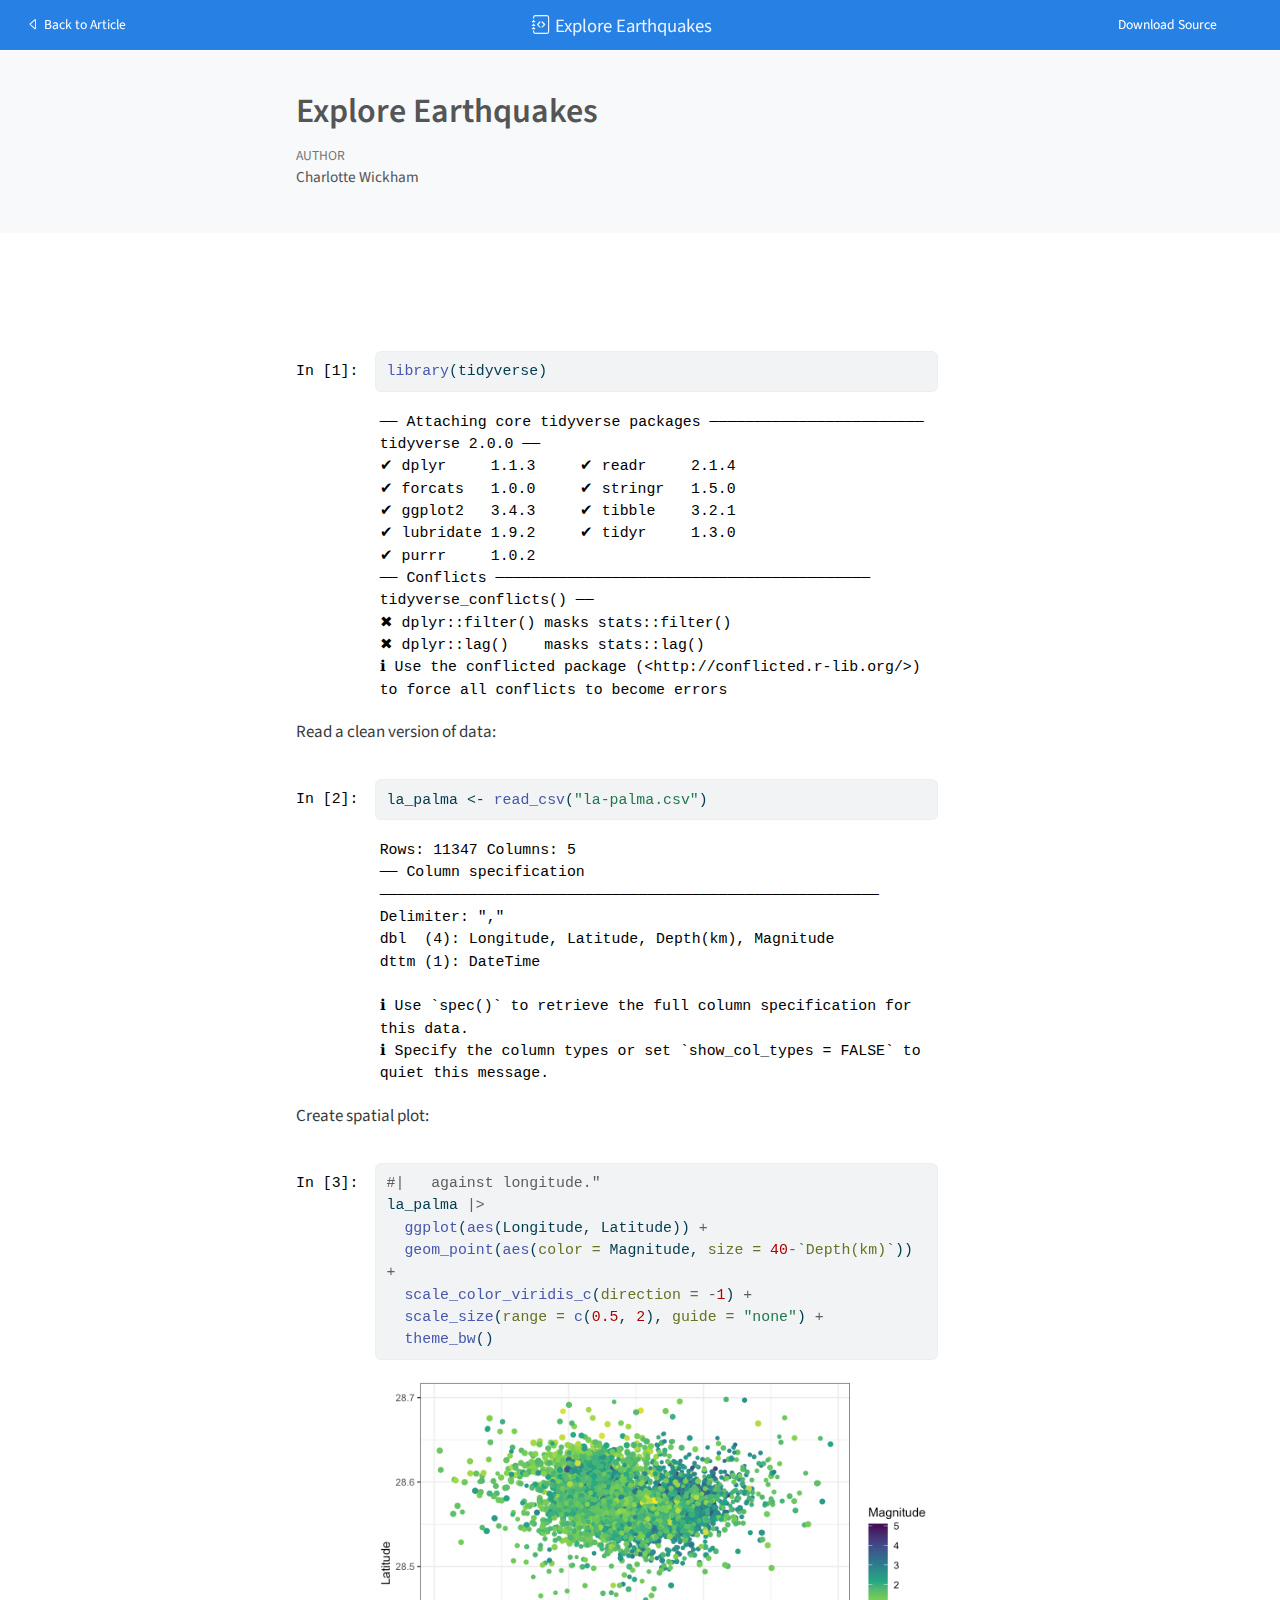
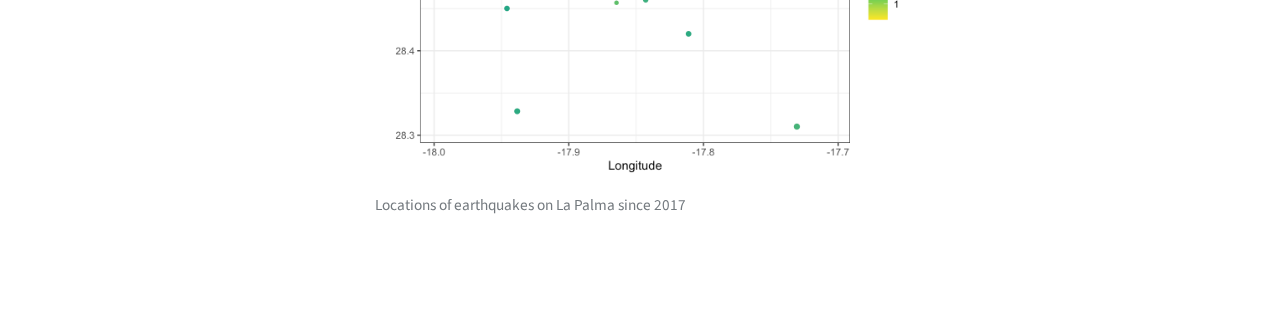
<file: notebooks/explore-earthquakes-preview.html>
<!DOCTYPE html>
<html xmlns="http://www.w3.org/1999/xhtml" lang="en" xml:lang="en"><head>
    <meta charset="utf-8">
    <meta name="generator" content="quarto-1.4.513">

    <meta name="viewport" content="width=device-width, initial-scale=1.0, user-scalable=yes">

    <meta name="author" content="Charlotte Wickham">

    <title>Explore Earthquakes</title>
    <style>
      code{white-space: pre-wrap;}
      span.smallcaps{font-variant: small-caps;}
      div.columns{display: flex; gap: min(4vw, 1.5em);}
      div.column{flex: auto; overflow-x: auto;}
      div.hanging-indent{margin-left: 1.5em; text-indent: -1.5em;}
      ul.task-list{list-style: none;}
      ul.task-list li input[type="checkbox"] {
        width: 0.8em;
        margin: 0 0.8em 0.2em -1em; /* quarto-specific, see https://github.com/quarto-dev/quarto-cli/issues/4556 */ 
        vertical-align: middle;
      }
      /* CSS for syntax highlighting */
      pre > code.sourceCode { white-space: pre; position: relative; }
      pre > code.sourceCode > span { line-height: 1.25; }
      pre > code.sourceCode > span:empty { height: 1.2em; }
      .sourceCode { overflow: visible; }
      code.sourceCode > span { color: inherit; text-decoration: inherit; }
      div.sourceCode { margin: 1em 0; }
      pre.sourceCode { margin: 0; }
      @media screen {
      div.sourceCode { overflow: auto; }
      }
      @media print {
      pre > code.sourceCode { white-space: pre-wrap; }
      pre > code.sourceCode > span { text-indent: -5em; padding-left: 5em; }
      }
      pre.numberSource code
        { counter-reset: source-line 0; }
      pre.numberSource code > span
        { position: relative; left: -4em; counter-increment: source-line; }
      pre.numberSource code > span > a:first-child::before
        { content: counter(source-line);
          position: relative; left: -1em; text-align: right; vertical-align: baseline;
          border: none; display: inline-block;
          -webkit-touch-callout: none; -webkit-user-select: none;
          -khtml-user-select: none; -moz-user-select: none;
          -ms-user-select: none; user-select: none;
          padding: 0 4px; width: 4em;
        }
      pre.numberSource { margin-left: 3em;  padding-left: 4px; }
      div.sourceCode
        {   }
      @media screen {
      pre > code.sourceCode > span > a:first-child::before { text-decoration: underline; }
      }
    </style>

    <style>
      body.hypothesis-enabled #quarto-embed-header {
        padding-right: 36px;
      }

      #quarto-embed-header {
        height: 3em;
        width: 100%;
        display: flex;
        justify-content: space-between;
        align-items: center;
        border-bottom: solid 1px;
      }

      #quarto-embed-header h6 {
        font-size: 1.1em;
        padding-top: 0.6em;
        margin-left: 1em;
        margin-right: 1em;
        font-weight: 400;
      }

      #quarto-embed-header a.quarto-back-link,
      #quarto-embed-header a.quarto-download-embed {
        font-size: 0.8em;
        margin-top: 1em;
        margin-bottom: 1em;
        margin-left: 1em;
        margin-right: 1em;
      }

      .quarto-back-container {
        padding-left: 0.5em;
        display: flex;
      }

      .headroom {
          will-change: transform;
          transition: transform 200ms linear;
      }

      .headroom--pinned {
          transform: translateY(0%);
      }

      .headroom--unpinned {
          transform: translateY(-100%);
      }      
    </style>

    <script>
    window.document.addEventListener("DOMContentLoaded", function () {

      var header = window.document.querySelector("#quarto-embed-header");
      const titleBannerEl = window.document.querySelector("body > #title-block-header");
      if (titleBannerEl) {
        titleBannerEl.style.paddingTop = header.clientHeight + "px";
      }
      const contentEl = window.document.getElementById('quarto-content');
      for (const child of contentEl.children) {
        child.style.paddingTop = header.clientHeight + "px";
        child.style.marginTop = "1em";
      }

      // Use the article root if the `back` call doesn't work. This isn't perfect
      // but should typically work
      window.quartoBackToArticle = () => {
        var currentUrl = window.location.href;
        window.history.back();
        setTimeout(() => {
            // if location was not changed in 100 ms, then there is no history back
            if(currentUrl === window.location.href){              
                // redirect to site root
                window.location.href = "../index.html";
            }
        }, 100);
      }

      const headroom = new window.Headroom(header, {
        tolerance: 5,
        onPin: function () {
        },
        onUnpin: function () {
        },
      });
      headroom.init();
    });
    </script>

    
<script src="../site_libs/manuscript-notebook/headroom.min.js"></script>
<script src="../site_libs/clipboard/clipboard.min.js"></script>
<script src="../site_libs/quarto-html/quarto.js"></script>
<script src="../site_libs/quarto-html/popper.min.js"></script>
<script src="../site_libs/quarto-html/tippy.umd.min.js"></script>
<script src="../site_libs/quarto-html/anchor.min.js"></script>
<link href="../site_libs/quarto-html/tippy.css" rel="stylesheet">
<link href="../site_libs/quarto-html/quarto-syntax-highlighting.css" rel="stylesheet" id="quarto-text-highlighting-styles">
<script src="../site_libs/bootstrap/bootstrap.min.js"></script>
<link href="../site_libs/bootstrap/bootstrap-icons.css" rel="stylesheet">
<link href="../site_libs/bootstrap/bootstrap.min.css" rel="stylesheet" id="quarto-bootstrap" data-mode="light">
<script src="../site_libs/quarto-contrib/glightbox/glightbox.min.js"></script>
<link href="../site_libs/quarto-contrib/glightbox/glightbox.min.css" rel="stylesheet">
<link href="../site_libs/quarto-contrib/glightbox/lightbox.css" rel="stylesheet">
     <script async="" src="https://hypothes.is/embed.js"></script>
<script>
  window.document.addEventListener("DOMContentLoaded", function (_event) {
    document.body.classList.add('hypothesis-enabled');
  });
</script>  
      </head>

  <body class="quarto-notebook">
    <div id="quarto-embed-header" class="headroom fixed-top bg-primary">
      
      <a onclick="window.quartoBackToArticle(); return false;" class="btn btn-primary quarto-back-link" href=""><i class="bi bi-caret-left"></i> Back to Article</a>
      <h6><i class="bi bi-journal-code"></i> Explore Earthquakes</h6>

            <a href="../notebooks/explore-earthquakes.qmd" class="btn btn-primary quarto-download-embed" download="explore-earthquakes.qmd">Download Source</a>
          </div>

     <header id="title-block-header" class="quarto-title-block default toc-left page-columns page-full">
  <div class="quarto-title-banner page-columns page-full">
    <div class="quarto-title column-body">
      <h1 class="title">Explore Earthquakes</h1>
          </div>

    
    <div class="quarto-title-meta-container">
      <div class="quarto-title-meta-column-start">
        
        <div class="quarto-title-meta">

                <div>
            <div class="quarto-title-meta-heading">Author</div>
            <div class="quarto-title-meta-contents">
                        <p>Charlotte Wickham </p>
                      </div>
          </div>
                
          
                
              </div>
      </div>
      <div class="quarto-title-meta-column-end quarto-other-formats-target">
      </div>
    </div>



    <div class="quarto-other-links-text-target">
    </div>  </div>
</header><div id="quarto-content" class="page-columns page-rows-contents page-layout-article toc-left">
<div id="quarto-sidebar-toc-left" class="sidebar toc-left">
  
</div>
<div id="quarto-margin-sidebar" class="sidebar margin-sidebar">
</div>
<main class="content quarto-banner-title-block" id="quarto-document-content">      

     <div class="cell-container"><div class="cell-decorator"><pre>In [1]:</pre></div><div class="cell" data-warning.hidden="true" data-message.hidden="true">
<div class="sourceCode cell-code" id="cb1"><pre class="sourceCode r code-with-copy"><code class="sourceCode r"><span id="cb1-1"><a href="#cb1-1" aria-hidden="true" tabindex="-1"></a><span class="fu">library</span>(tidyverse)</span></code><button title="Copy to Clipboard" class="code-copy-button"><i class="bi"></i></button></pre></div>
<div class="cell-output cell-output-stderr">
<pre><code>── Attaching core tidyverse packages ──────────────────────── tidyverse 2.0.0 ──
✔ dplyr     1.1.3     ✔ readr     2.1.4
✔ forcats   1.0.0     ✔ stringr   1.5.0
✔ ggplot2   3.4.3     ✔ tibble    3.2.1
✔ lubridate 1.9.2     ✔ tidyr     1.3.0
✔ purrr     1.0.2     
── Conflicts ────────────────────────────────────────── tidyverse_conflicts() ──
✖ dplyr::filter() masks stats::filter()
✖ dplyr::lag()    masks stats::lag()
ℹ Use the conflicted package (&lt;http://conflicted.r-lib.org/&gt;) to force all conflicts to become errors</code></pre>
</div>
</div></div>
<p>Read a clean version of data:</p>
<div class="cell-container"><div class="cell-decorator"><pre>In [2]:</pre></div><div class="cell" data-warning.hidden="true" data-message.hidden="true">
<div class="sourceCode cell-code" id="cb3"><pre class="sourceCode r code-with-copy"><code class="sourceCode r"><span id="cb3-1"><a href="#cb3-1" aria-hidden="true" tabindex="-1"></a>la_palma <span class="ot">&lt;-</span> <span class="fu">read_csv</span>(<span class="st">"la-palma.csv"</span>)</span></code><button title="Copy to Clipboard" class="code-copy-button"><i class="bi"></i></button></pre></div>
<div class="cell-output cell-output-stderr">
<pre><code>Rows: 11347 Columns: 5
── Column specification ────────────────────────────────────────────────────────
Delimiter: ","
dbl  (4): Longitude, Latitude, Depth(km), Magnitude
dttm (1): DateTime

ℹ Use `spec()` to retrieve the full column specification for this data.
ℹ Specify the column types or set `show_col_types = FALSE` to quiet this message.</code></pre>
</div>
</div></div>
<p>Create spatial plot:</p>
<div class="cell-container"><div class="cell-decorator"><pre>In [3]:</pre></div><div id="cell-fig-spatial-plot" class="cell" data-warning.hidden="true" data-message.hidden="true">
<div class="sourceCode cell-code" id="cb5"><pre class="sourceCode r code-with-copy"><code class="sourceCode r"><span id="cb5-1"><a href="#cb5-1" aria-hidden="true" tabindex="-1"></a><span class="co">#|   against longitude."</span></span>
<span id="cb5-2"><a href="#cb5-2" aria-hidden="true" tabindex="-1"></a>la_palma <span class="sc">|&gt;</span> </span>
<span id="cb5-3"><a href="#cb5-3" aria-hidden="true" tabindex="-1"></a>  <span class="fu">ggplot</span>(<span class="fu">aes</span>(Longitude, Latitude)) <span class="sc">+</span></span>
<span id="cb5-4"><a href="#cb5-4" aria-hidden="true" tabindex="-1"></a>  <span class="fu">geom_point</span>(<span class="fu">aes</span>(<span class="at">color =</span> Magnitude, <span class="at">size =</span> <span class="dv">40</span><span class="sc">-</span><span class="st">`</span><span class="at">Depth(km)</span><span class="st">`</span>)) <span class="sc">+</span></span>
<span id="cb5-5"><a href="#cb5-5" aria-hidden="true" tabindex="-1"></a>  <span class="fu">scale_color_viridis_c</span>(<span class="at">direction =</span> <span class="sc">-</span><span class="dv">1</span>) <span class="sc">+</span> </span>
<span id="cb5-6"><a href="#cb5-6" aria-hidden="true" tabindex="-1"></a>  <span class="fu">scale_size</span>(<span class="at">range =</span> <span class="fu">c</span>(<span class="fl">0.5</span>, <span class="dv">2</span>), <span class="at">guide =</span> <span class="st">"none"</span>) <span class="sc">+</span></span>
<span id="cb5-7"><a href="#cb5-7" aria-hidden="true" tabindex="-1"></a>  <span class="fu">theme_bw</span>()</span></code><button title="Copy to Clipboard" class="code-copy-button"><i class="bi"></i></button></pre></div>
<div class="cell-output-display">
<div id="fig-spatial-plot" class="quarto-figure quarto-figure-center anchored" alt="A scatterplot of earthquake locations plotting latitude against longitude." width="672">
<figure class="quarto-float quarto-float-fig figure">
<div aria-describedby="fig-spatial-plot-caption-0ceaefa1-69ba-4598-a22c-09a6ac19f8ca" class="">
<a href="explore-earthquakes_files/figure-html/fig-spatial-plot-1.png" class="lightbox" data-gallery="quarto-lightbox-gallery-1" data-description="Locations of earthquakes on La Palma since 2017"><img src="explore-earthquakes_files/figure-html/fig-spatial-plot-1.png" class="img-fluid figure-img" alt="A scatterplot of earthquake locations plotting latitude against longitude." width="672"></a>
</div>
<figcaption class="figure quarto-float-caption quarto-float-fig" id="fig-spatial-plot-caption-0ceaefa1-69ba-4598-a22c-09a6ac19f8ca">
Locations of earthquakes on La Palma since 2017
</figcaption>
</figure>
</div>
</div>
</div></div>
     </main>
<!-- /main column -->  <script id="quarto-html-after-body" type="application/javascript">
window.document.addEventListener("DOMContentLoaded", function (event) {
  const toggleBodyColorMode = (bsSheetEl) => {
    const mode = bsSheetEl.getAttribute("data-mode");
    const bodyEl = window.document.querySelector("body");
    if (mode === "dark") {
      bodyEl.classList.add("quarto-dark");
      bodyEl.classList.remove("quarto-light");
    } else {
      bodyEl.classList.add("quarto-light");
      bodyEl.classList.remove("quarto-dark");
    }
  }
  const toggleBodyColorPrimary = () => {
    const bsSheetEl = window.document.querySelector("link#quarto-bootstrap");
    if (bsSheetEl) {
      toggleBodyColorMode(bsSheetEl);
    }
  }
  toggleBodyColorPrimary();  
  const icon = "";
  const anchorJS = new window.AnchorJS();
  anchorJS.options = {
    placement: 'right',
    icon: icon
  };
  anchorJS.add('.anchored');
  const isCodeAnnotation = (el) => {
    for (const clz of el.classList) {
      if (clz.startsWith('code-annotation-')) {                     
        return true;
      }
    }
    return false;
  }
  const clipboard = new window.ClipboardJS('.code-copy-button', {
    text: function(trigger) {
      const codeEl = trigger.previousElementSibling.cloneNode(true);
      for (const childEl of codeEl.children) {
        if (isCodeAnnotation(childEl)) {
          childEl.remove();
        }
      }
      return codeEl.innerText;
    }
  });
  clipboard.on('success', function(e) {
    // button target
    const button = e.trigger;
    // don't keep focus
    button.blur();
    // flash "checked"
    button.classList.add('code-copy-button-checked');
    var currentTitle = button.getAttribute("title");
    button.setAttribute("title", "Copied!");
    let tooltip;
    if (window.bootstrap) {
      button.setAttribute("data-bs-toggle", "tooltip");
      button.setAttribute("data-bs-placement", "left");
      button.setAttribute("data-bs-title", "Copied!");
      tooltip = new bootstrap.Tooltip(button, 
        { trigger: "manual", 
          customClass: "code-copy-button-tooltip",
          offset: [0, -8]});
      tooltip.show();    
    }
    setTimeout(function() {
      if (tooltip) {
        tooltip.hide();
        button.removeAttribute("data-bs-title");
        button.removeAttribute("data-bs-toggle");
        button.removeAttribute("data-bs-placement");
      }
      button.setAttribute("title", currentTitle);
      button.classList.remove('code-copy-button-checked');
    }, 1000);
    // clear code selection
    e.clearSelection();
  });
  function tippyHover(el, contentFn, onTriggerFn, onUntriggerFn) {
    const config = {
      allowHTML: true,
      maxWidth: 500,
      delay: 100,
      arrow: false,
      appendTo: function(el) {
          return el.parentElement;
      },
      interactive: true,
      interactiveBorder: 10,
      theme: 'quarto',
      placement: 'bottom-start',
    };
    if (contentFn) {
      config.content = contentFn;
    }
    if (onTriggerFn) {
      config.onTrigger = onTriggerFn;
    }
    if (onUntriggerFn) {
      config.onUntrigger = onUntriggerFn;
    }
    window.tippy(el, config); 
  }
  const noterefs = window.document.querySelectorAll('a[role="doc-noteref"]');
  for (var i=0; i<noterefs.length; i++) {
    const ref = noterefs[i];
    tippyHover(ref, function() {
      // use id or data attribute instead here
      let href = ref.getAttribute('data-footnote-href') || ref.getAttribute('href');
      try { href = new URL(href).hash; } catch {}
      const id = href.replace(/^#\/?/, "");
      const note = window.document.getElementById(id);
      return note.innerHTML;
    });
  }
  const xrefs = window.document.querySelectorAll('a.quarto-xref');
  const processXRef = (id, note) => {
    // Strip column container classes
    const stripColumnClz = (el) => {
      el.classList.remove("page-full", "page-columns");
      if (el.children) {
        for (const child of el.children) {
          stripColumnClz(child);
        }
      }
    }
    stripColumnClz(note)
    const typesetMath = (el) => {
      if (window.MathJax) {
        // MathJax Typeset
        window.MathJax.typeset([el]);
      } else if (window.katex) {
        // KaTeX Render
        var mathElements = el.getElementsByClassName("math");
        var macros = [];
        for (var i = 0; i < mathElements.length; i++) {
          var texText = mathElements[i].firstChild;
          if (mathElements[i].tagName == "SPAN") {
            window.katex.render(texText.data, mathElements[i], {
              displayMode: mathElements[i].classList.contains('display'),
              throwOnError: false,
              macros: macros,
              fleqn: false
            });
          }
        }
      }
    }
    if (id === null || id.startsWith('sec-')) {
      // Special case sections, only their first couple elements
      const container = document.createElement("div");
      if (note.children && note.children.length > 2) {
        container.appendChild(note.children[0].cloneNode(true));
        for (let i = 1; i < note.children.length; i++) {
          const child = note.children[i];
          if (child.tagName === "P" && child.innerText === "") {
            continue;
          } else {
            container.appendChild(child.cloneNode(true));
            break;
          }
        }
        typesetMath(container);
        return container.innerHTML
      } else {
        typesetMath(note);
        return note.innerHTML;
      }
    } else {
      // Remove any anchor links if they are present
      const anchorLink = note.querySelector('a.anchorjs-link');
      if (anchorLink) {
        anchorLink.remove();
      }
      typesetMath(note);
      return note.innerHTML;
    }
  }
  for (var i=0; i<xrefs.length; i++) {
    const xref = xrefs[i];
    tippyHover(xref, undefined, function(instance) {
      instance.disable();
      let url = xref.getAttribute('href');
      let hash = undefined; 
      if (url.startsWith('#')) {
        hash = url;
      } else {
        try { hash = new URL(url).hash; } catch {}
      }
      if (hash) {
        const id = hash.replace(/^#\/?/, "");
        const note = window.document.getElementById(id);
        if (note !== null) {
          try {
            const html = processXRef(id, note.cloneNode(true));
            instance.setContent(html);
          } finally {
            instance.enable();
            instance.show();
          }
        } else {
          // See if we can fetch this
          fetch(url.split('#')[0])
          .then(res => res.text())
          .then(html => {
            const parser = new DOMParser();
            const htmlDoc = parser.parseFromString(html, "text/html");
            const note = htmlDoc.getElementById(id);
            if (note !== null) {
              const html = processXRef(id, note);
              instance.setContent(html);
            } 
          }).finally(() => {
            instance.enable();
            instance.show();
          });
        }
      } else {
        // See if we can fetch a full url (with no hash to target)
        // This is a special case and we should probably do some content thinning / targeting
        fetch(url)
        .then(res => res.text())
        .then(html => {
          const parser = new DOMParser();
          const htmlDoc = parser.parseFromString(html, "text/html");
          const note = htmlDoc.querySelector('main.content');
          if (note !== null) {
            // This should only happen for chapter cross references
            // (since there is no id in the URL)
            // remove the first header
            if (note.children.length > 0 && note.children[0].tagName === "HEADER") {
              note.children[0].remove();
            }
            const html = processXRef(null, note);
            instance.setContent(html);
          } 
        }).finally(() => {
          instance.enable();
          instance.show();
        });
      }
    }, function(instance) {
    });
  }
      let selectedAnnoteEl;
      const selectorForAnnotation = ( cell, annotation) => {
        let cellAttr = 'data-code-cell="' + cell + '"';
        let lineAttr = 'data-code-annotation="' +  annotation + '"';
        const selector = 'span[' + cellAttr + '][' + lineAttr + ']';
        return selector;
      }
      const selectCodeLines = (annoteEl) => {
        const doc = window.document;
        const targetCell = annoteEl.getAttribute("data-target-cell");
        const targetAnnotation = annoteEl.getAttribute("data-target-annotation");
        const annoteSpan = window.document.querySelector(selectorForAnnotation(targetCell, targetAnnotation));
        const lines = annoteSpan.getAttribute("data-code-lines").split(",");
        const lineIds = lines.map((line) => {
          return targetCell + "-" + line;
        })
        let top = null;
        let height = null;
        let parent = null;
        if (lineIds.length > 0) {
            //compute the position of the single el (top and bottom and make a div)
            const el = window.document.getElementById(lineIds[0]);
            top = el.offsetTop;
            height = el.offsetHeight;
            parent = el.parentElement.parentElement;
          if (lineIds.length > 1) {
            const lastEl = window.document.getElementById(lineIds[lineIds.length - 1]);
            const bottom = lastEl.offsetTop + lastEl.offsetHeight;
            height = bottom - top;
          }
          if (top !== null && height !== null && parent !== null) {
            // cook up a div (if necessary) and position it 
            let div = window.document.getElementById("code-annotation-line-highlight");
            if (div === null) {
              div = window.document.createElement("div");
              div.setAttribute("id", "code-annotation-line-highlight");
              div.style.position = 'absolute';
              parent.appendChild(div);
            }
            div.style.top = top - 2 + "px";
            div.style.height = height + 4 + "px";
            div.style.left = 0;
            let gutterDiv = window.document.getElementById("code-annotation-line-highlight-gutter");
            if (gutterDiv === null) {
              gutterDiv = window.document.createElement("div");
              gutterDiv.setAttribute("id", "code-annotation-line-highlight-gutter");
              gutterDiv.style.position = 'absolute';
              const codeCell = window.document.getElementById(targetCell);
              const gutter = codeCell.querySelector('.code-annotation-gutter');
              gutter.appendChild(gutterDiv);
            }
            gutterDiv.style.top = top - 2 + "px";
            gutterDiv.style.height = height + 4 + "px";
          }
          selectedAnnoteEl = annoteEl;
        }
      };
      const unselectCodeLines = () => {
        const elementsIds = ["code-annotation-line-highlight", "code-annotation-line-highlight-gutter"];
        elementsIds.forEach((elId) => {
          const div = window.document.getElementById(elId);
          if (div) {
            div.remove();
          }
        });
        selectedAnnoteEl = undefined;
      };
        // Handle positioning of the toggle
    window.addEventListener(
      "resize",
      throttle(() => {
        elRect = undefined;
        if (selectedAnnoteEl) {
          selectCodeLines(selectedAnnoteEl);
        }
      }, 10)
    );
    function throttle(fn, ms) {
    let throttle = false;
    let timer;
      return (...args) => {
        if(!throttle) { // first call gets through
            fn.apply(this, args);
            throttle = true;
        } else { // all the others get throttled
            if(timer) clearTimeout(timer); // cancel #2
            timer = setTimeout(() => {
              fn.apply(this, args);
              timer = throttle = false;
            }, ms);
        }
      };
    }
      // Attach click handler to the DT
      const annoteDls = window.document.querySelectorAll('dt[data-target-cell]');
      for (const annoteDlNode of annoteDls) {
        annoteDlNode.addEventListener('click', (event) => {
          const clickedEl = event.target;
          if (clickedEl !== selectedAnnoteEl) {
            unselectCodeLines();
            const activeEl = window.document.querySelector('dt[data-target-cell].code-annotation-active');
            if (activeEl) {
              activeEl.classList.remove('code-annotation-active');
            }
            selectCodeLines(clickedEl);
            clickedEl.classList.add('code-annotation-active');
          } else {
            // Unselect the line
            unselectCodeLines();
            clickedEl.classList.remove('code-annotation-active');
          }
        });
      }
  const findCites = (el) => {
    const parentEl = el.parentElement;
    if (parentEl) {
      const cites = parentEl.dataset.cites;
      if (cites) {
        return {
          el,
          cites: cites.split(' ')
        };
      } else {
        return findCites(el.parentElement)
      }
    } else {
      return undefined;
    }
  };
  var bibliorefs = window.document.querySelectorAll('a[role="doc-biblioref"]');
  for (var i=0; i<bibliorefs.length; i++) {
    const ref = bibliorefs[i];
    const citeInfo = findCites(ref);
    if (citeInfo) {
      tippyHover(citeInfo.el, function() {
        var popup = window.document.createElement('div');
        citeInfo.cites.forEach(function(cite) {
          var citeDiv = window.document.createElement('div');
          citeDiv.classList.add('hanging-indent');
          citeDiv.classList.add('csl-entry');
          var biblioDiv = window.document.getElementById('ref-' + cite);
          if (biblioDiv) {
            citeDiv.innerHTML = biblioDiv.innerHTML;
          }
          popup.appendChild(citeDiv);
        });
        return popup.innerHTML;
      });
    }
  }
});
</script>  </div> <!-- /content -->  <script>var lightboxQuarto = GLightbox({"loop":false,"openEffect":"zoom","selector":".lightbox","closeEffect":"zoom","descPosition":"bottom"});</script> 
  
</body></html>
</file>
<file: site_libs/quarto-html/tippy.css>
.tippy-box[data-animation=fade][data-state=hidden]{opacity:0}[data-tippy-root]{max-width:calc(100vw - 10px)}.tippy-box{position:relative;background-color:#333;color:#fff;border-radius:4px;font-size:14px;line-height:1.4;white-space:normal;outline:0;transition-property:transform,visibility,opacity}.tippy-box[data-placement^=top]>.tippy-arrow{bottom:0}.tippy-box[data-placement^=top]>.tippy-arrow:before{bottom:-7px;left:0;border-width:8px 8px 0;border-top-color:initial;transform-origin:center top}.tippy-box[data-placement^=bottom]>.tippy-arrow{top:0}.tippy-box[data-placement^=bottom]>.tippy-arrow:before{top:-7px;left:0;border-width:0 8px 8px;border-bottom-color:initial;transform-origin:center bottom}.tippy-box[data-placement^=left]>.tippy-arrow{right:0}.tippy-box[data-placement^=left]>.tippy-arrow:before{border-width:8px 0 8px 8px;border-left-color:initial;right:-7px;transform-origin:center left}.tippy-box[data-placement^=right]>.tippy-arrow{left:0}.tippy-box[data-placement^=right]>.tippy-arrow:before{left:-7px;border-width:8px 8px 8px 0;border-right-color:initial;transform-origin:center right}.tippy-box[data-inertia][data-state=visible]{transition-timing-function:cubic-bezier(.54,1.5,.38,1.11)}.tippy-arrow{width:16px;height:16px;color:#333}.tippy-arrow:before{content:"";position:absolute;border-color:transparent;border-style:solid}.tippy-content{position:relative;padding:5px 9px;z-index:1}
</file>
<file: site_libs/quarto-html/quarto-syntax-highlighting.css>
/* quarto syntax highlight colors */
:root {
  --quarto-hl-ot-color: #003B4F;
  --quarto-hl-at-color: #657422;
  --quarto-hl-ss-color: #20794D;
  --quarto-hl-an-color: #5E5E5E;
  --quarto-hl-fu-color: #4758AB;
  --quarto-hl-st-color: #20794D;
  --quarto-hl-cf-color: #003B4F;
  --quarto-hl-op-color: #5E5E5E;
  --quarto-hl-er-color: #AD0000;
  --quarto-hl-bn-color: #AD0000;
  --quarto-hl-al-color: #AD0000;
  --quarto-hl-va-color: #111111;
  --quarto-hl-bu-color: inherit;
  --quarto-hl-ex-color: inherit;
  --quarto-hl-pp-color: #AD0000;
  --quarto-hl-in-color: #5E5E5E;
  --quarto-hl-vs-color: #20794D;
  --quarto-hl-wa-color: #5E5E5E;
  --quarto-hl-do-color: #5E5E5E;
  --quarto-hl-im-color: #00769E;
  --quarto-hl-ch-color: #20794D;
  --quarto-hl-dt-color: #AD0000;
  --quarto-hl-fl-color: #AD0000;
  --quarto-hl-co-color: #5E5E5E;
  --quarto-hl-cv-color: #5E5E5E;
  --quarto-hl-cn-color: #8f5902;
  --quarto-hl-sc-color: #5E5E5E;
  --quarto-hl-dv-color: #AD0000;
  --quarto-hl-kw-color: #003B4F;
}

/* other quarto variables */
:root {
  --quarto-font-monospace: SFMono-Regular, Menlo, Monaco, Consolas, "Liberation Mono", "Courier New", monospace;
}

pre > code.sourceCode > span {
  color: #003B4F;
}

code span {
  color: #003B4F;
}

code.sourceCode > span {
  color: #003B4F;
}

div.sourceCode,
div.sourceCode pre.sourceCode {
  color: #003B4F;
}

code span.ot {
  color: #003B4F;
  font-style: inherit;
}

code span.at {
  color: #657422;
  font-style: inherit;
}

code span.ss {
  color: #20794D;
  font-style: inherit;
}

code span.an {
  color: #5E5E5E;
  font-style: inherit;
}

code span.fu {
  color: #4758AB;
  font-style: inherit;
}

code span.st {
  color: #20794D;
  font-style: inherit;
}

code span.cf {
  color: #003B4F;
  font-style: inherit;
}

code span.op {
  color: #5E5E5E;
  font-style: inherit;
}

code span.er {
  color: #AD0000;
  font-style: inherit;
}

code span.bn {
  color: #AD0000;
  font-style: inherit;
}

code span.al {
  color: #AD0000;
  font-style: inherit;
}

code span.va {
  color: #111111;
  font-style: inherit;
}

code span.bu {
  font-style: inherit;
}

code span.ex {
  font-style: inherit;
}

code span.pp {
  color: #AD0000;
  font-style: inherit;
}

code span.in {
  color: #5E5E5E;
  font-style: inherit;
}

code span.vs {
  color: #20794D;
  font-style: inherit;
}

code span.wa {
  color: #5E5E5E;
  font-style: italic;
}

code span.do {
  color: #5E5E5E;
  font-style: italic;
}

code span.im {
  color: #00769E;
  font-style: inherit;
}

code span.ch {
  color: #20794D;
  font-style: inherit;
}

code span.dt {
  color: #AD0000;
  font-style: inherit;
}

code span.fl {
  color: #AD0000;
  font-style: inherit;
}

code span.co {
  color: #5E5E5E;
  font-style: inherit;
}

code span.cv {
  color: #5E5E5E;
  font-style: italic;
}

code span.cn {
  color: #8f5902;
  font-style: inherit;
}

code span.sc {
  color: #5E5E5E;
  font-style: inherit;
}

code span.dv {
  color: #AD0000;
  font-style: inherit;
}

code span.kw {
  color: #003B4F;
  font-style: inherit;
}

.prevent-inlining {
  content: "</";
}

/*# sourceMappingURL=debc5d5d77c3f9108843748ff7464032.css.map */
</file>
